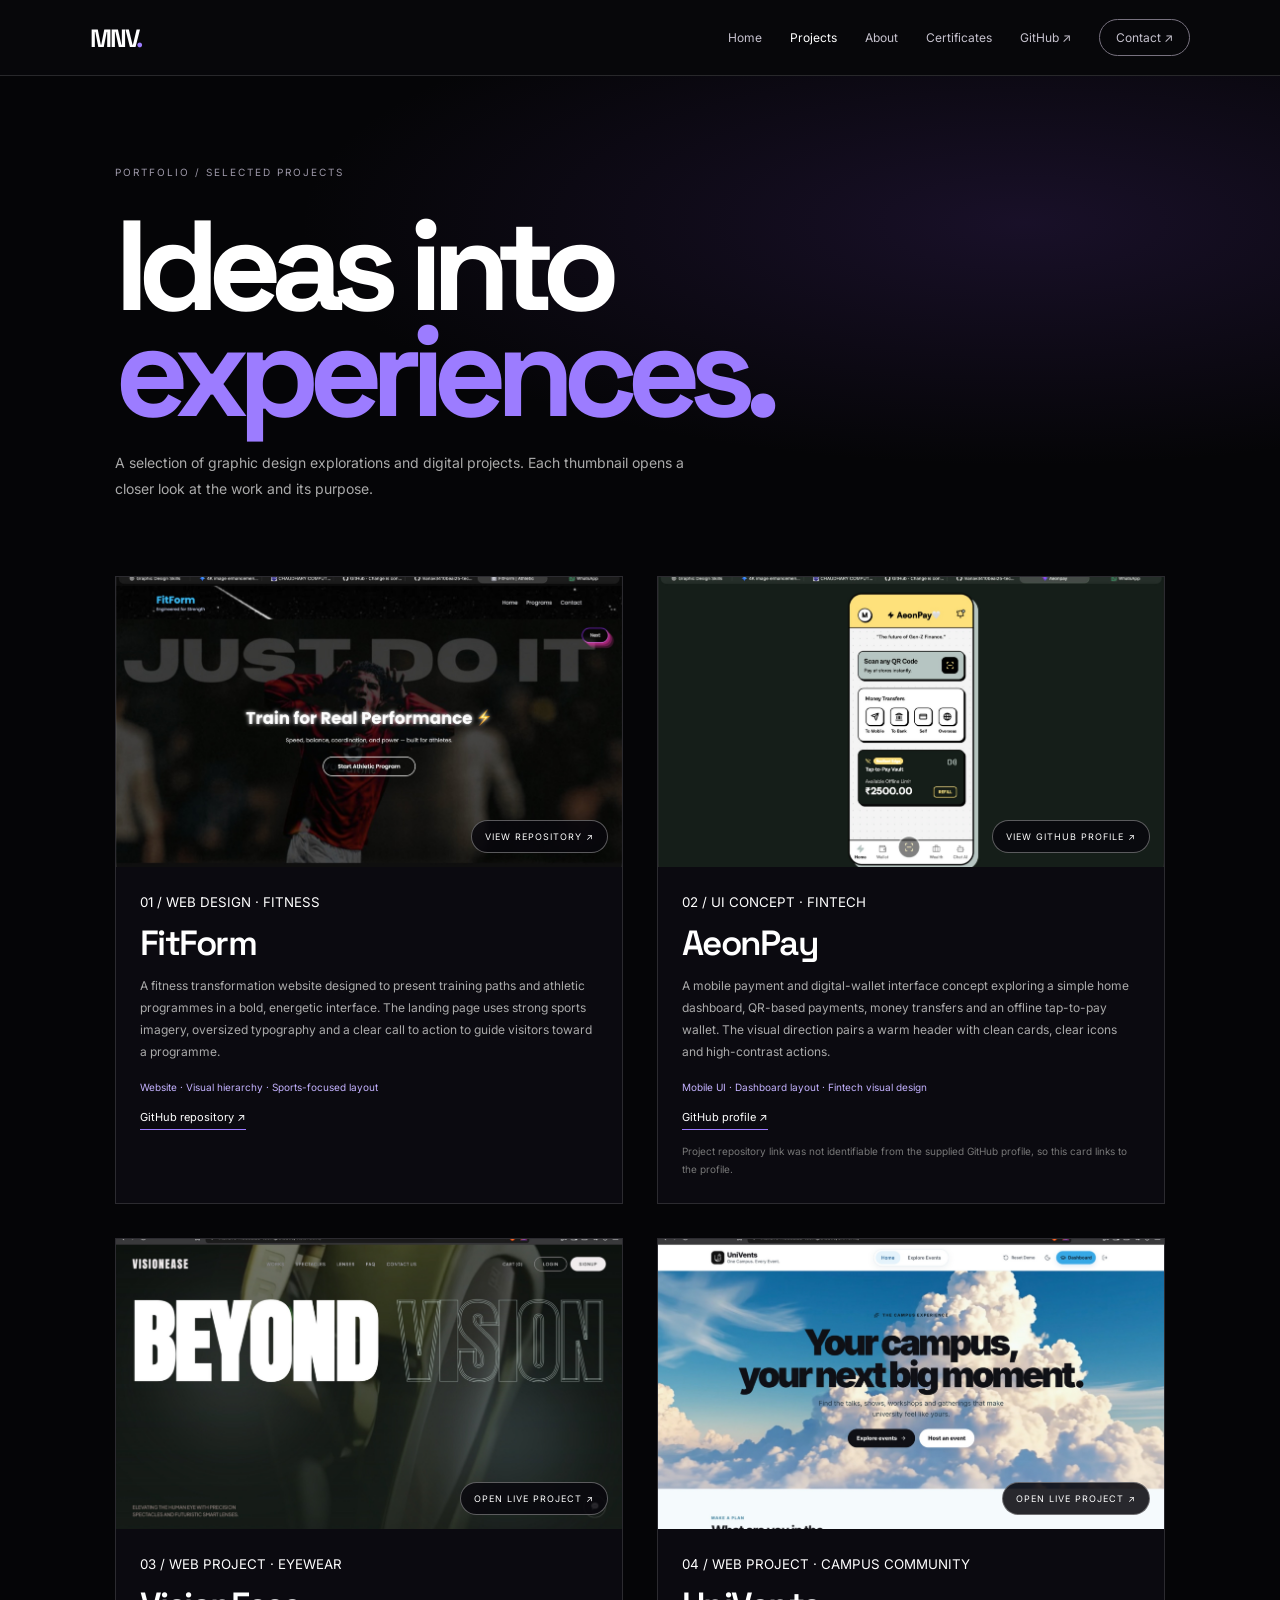
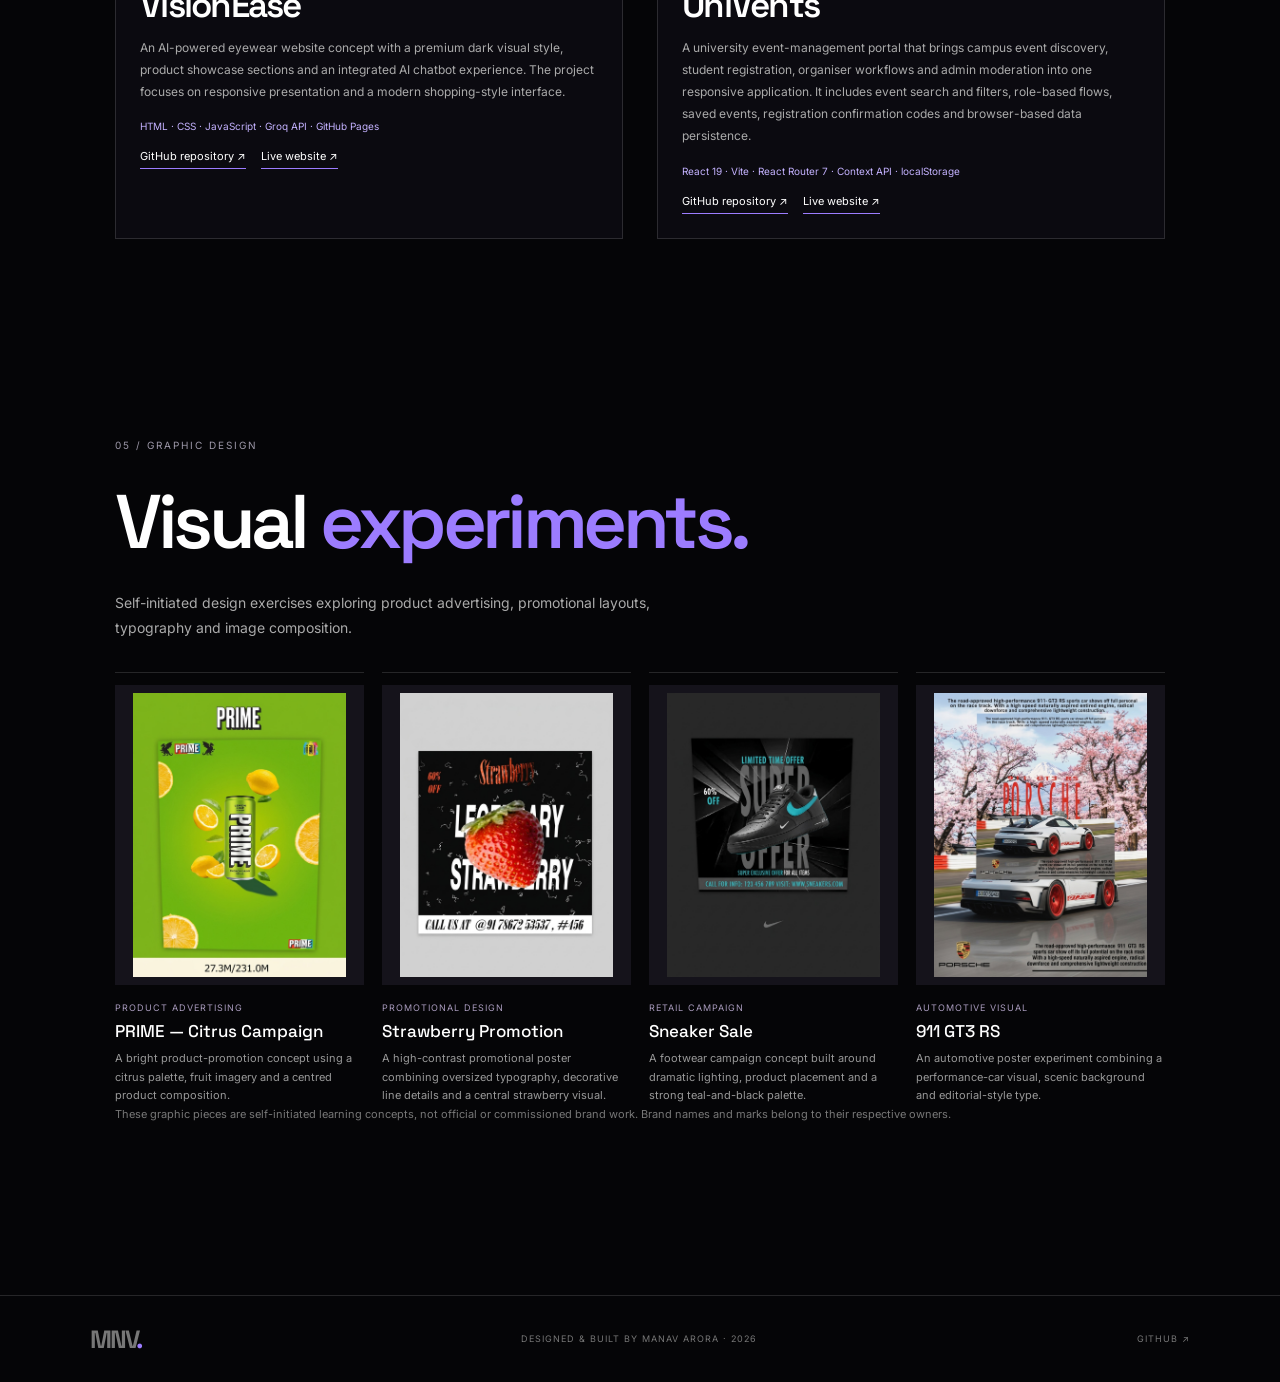
<file: projects.html>
<!doctype html><html lang="en"><head><meta charset="UTF-8"><meta name="viewport" content="width=device-width,initial-scale=1"><title>Projects | Manav Arora</title><link rel="preconnect" href="https://fonts.googleapis.com"><link rel="preconnect" href="https://fonts.gstatic.com" crossorigin><link href="https://fonts.googleapis.com/css2?family=Inter:wght@300;400;500;600;700;800&family=Space+Grotesk:wght@400;500;600;700&display=swap" rel="stylesheet"><link rel="stylesheet" href="style.css"></head><body>
<header class="nav"><a class="logo" href="index.html">MNV<span>.</span></a><nav><a href="index.html">Home</a><a class="active" href="projects.html">Projects</a><a href="index.html#about">About</a><a href="index.html#certificates">Certificates</a><a href="https://github.com/manav3410beai25-tech" target="_blank" rel="noopener">GitHub ↗</a><a class="pill" href="index.html#contact">Contact ↗</a></nav></header>
<main><section class="projects-intro section"><p class="kicker">PORTFOLIO / SELECTED PROJECTS</p><h1>Ideas into<br><em>experiences.</em></h1><p class="muted">A selection of graphic design explorations and digital projects. Each thumbnail opens a closer look at the work and its purpose.</p></section>
<section class="section project-gallery">
<article class="project-card" id="fitform"><a class="project-thumb" href="https://github.com/manav3410beai25-tech/FitForm" target="_blank" rel="noopener"><img src="images/fitform.jpg" alt="FitForm athletic transformation website"><span>VIEW REPOSITORY ↗</span></a><div class="project-meta"><small>01 / WEB DESIGN · FITNESS</small><h2>FitForm</h2><p>A fitness transformation website designed to present training paths and athletic programmes in a bold, energetic interface. The landing page uses strong sports imagery, oversized typography and a clear call to action to guide visitors toward a programme.</p><label>Website · Visual hierarchy · Sports-focused layout</label><a class="text-link" href="https://github.com/manav3410beai25-tech/FitForm" target="_blank" rel="noopener">GitHub repository ↗</a></div></article>
<article class="project-card" id="aeonpay"><a class="project-thumb" href="https://github.com/manav3410beai25-tech" target="_blank" rel="noopener"><img src="images/aeonpay.jpg" alt="AeonPay mobile wallet interface concept"><span>VIEW GITHUB PROFILE ↗</span></a><div class="project-meta"><small>02 / UI CONCEPT · FINTECH</small><h2>AeonPay</h2><p>A mobile payment and digital-wallet interface concept exploring a simple home dashboard, QR-based payments, money transfers and an offline tap-to-pay wallet. The visual direction pairs a warm header with clean cards, clear icons and high-contrast actions.</p><label>Mobile UI · Dashboard layout · Fintech visual design</label><a class="text-link" href="https://github.com/manav3410beai25-tech" target="_blank" rel="noopener">GitHub profile ↗</a><p class="project-footnote">Project repository link was not identifiable from the supplied GitHub profile, so this card links to the profile.</p></div></article>
<article class="project-card" id="visionease"><a class="project-thumb" href="https://vision-ease.vercel.app" target="_blank" rel="noopener"><img src="images/visionease.jpg" alt="VisionEase eyewear storefront"><span>OPEN LIVE PROJECT ↗</span></a><div class="project-meta"><small>03 / WEB PROJECT · EYEWEAR</small><h2>VisionEase</h2><p>An AI-powered eyewear website concept with a premium dark visual style, product showcase sections and an integrated AI chatbot experience. The project focuses on responsive presentation and a modern shopping-style interface.</p><label>HTML · CSS · JavaScript · Groq API · GitHub Pages</label><a class="text-link" href="https://github.com/manav3410beai25-tech/VisionEase" target="_blank" rel="noopener">GitHub repository ↗</a><a class="text-link" href="https://vision-ease.vercel.app" target="_blank" rel="noopener">Live website ↗</a></div></article>
<article class="project-card" id="univents"><a class="project-thumb" href="https://manav3410beai25-tech.github.io/UniVents/" target="_blank" rel="noopener"><img src="images/univents.jpg" alt="UniVents campus event platform"><span>OPEN LIVE PROJECT ↗</span></a><div class="project-meta"><small>04 / WEB PROJECT · CAMPUS COMMUNITY</small><h2>UniVents</h2><p>A university event-management portal that brings campus event discovery, student registration, organiser workflows and admin moderation into one responsive application. It includes event search and filters, role-based flows, saved events, registration confirmation codes and browser-based data persistence.</p><label>React 19 · Vite · React Router 7 · Context API · localStorage</label><a class="text-link" href="https://github.com/manav3410beai25-tech/UniVents" target="_blank" rel="noopener">GitHub repository ↗</a><a class="text-link" href="https://manav3410beai25-tech.github.io/UniVents/" target="_blank" rel="noopener">Live website ↗</a></div></article>
</section>
<section class="section"><p class="kicker">05 / GRAPHIC DESIGN</p><h2 class="design-heading">Visual <em>experiments.</em></h2><p class="muted">Self-initiated design exercises exploring product advertising, promotional layouts, typography and image composition.</p><div class="design-grid">
<article id="citrus"><img src="images/prime-citrus.jpg" alt="PRIME citrus product poster"><small>PRODUCT ADVERTISING</small><h3>PRIME — Citrus Campaign</h3><p>A bright product-promotion concept using a citrus palette, fruit imagery and a centred product composition.</p></article>
<article id="strawberry"><img src="images/strawberry-promo.jpg" alt="Strawberry promotional poster"><small>PROMOTIONAL DESIGN</small><h3>Strawberry Promotion</h3><p>A high-contrast promotional poster combining oversized typography, decorative line details and a central strawberry visual.</p></article>
<article id="sneaker"><img src="images/sneaker-sale.jpg" alt="Sneaker sale poster"><small>RETAIL CAMPAIGN</small><h3>Sneaker Sale</h3><p>A footwear campaign concept built around dramatic lighting, product placement and a strong teal-and-black palette.</p></article>
<article id="porsche"><img src="images/porsche-911.jpg" alt="Porsche 911 GT3 RS poster"><small>AUTOMOTIVE VISUAL</small><h3>911 GT3 RS</h3><p>An automotive poster experiment combining a performance-car visual, scenic background and editorial-style type.</p></article>
</div><p class="disclaimer">These graphic pieces are self-initiated learning concepts, not official or commissioned brand work. Brand names and marks belong to their respective owners.</p></section></main>
<footer><a class="logo" href="index.html">MNV<span>.</span></a><span>DESIGNED &amp; BUILT BY MANAV ARORA · 2026</span><a href="https://github.com/manav3410beai25-tech" target="_blank" rel="noopener">GITHUB ↗</a></footer></body></html>
</file>
<file: style.css>
:root{--bg:#050507;--fg:#fff;--muted:#aaa6b3;--purple:#9c7cff;--line:#ffffff22;--head:'Space Grotesk',sans-serif;--body:'Inter',sans-serif}*{box-sizing:border-box;margin:0;padding:0}html{scroll-behavior:smooth}body{background:var(--bg);color:var(--fg);font-family:var(--body);overflow-x:hidden}a{color:inherit;text-decoration:none}.nav{height:76px;padding:0 7vw;display:flex;align-items:center;justify-content:space-between;border-bottom:1px solid var(--line);position:relative;z-index:8;background:#08080bee;backdrop-filter:blur(15px)}.logo{font:700 25px var(--head);letter-spacing:-2px}.logo span{color:var(--purple)}nav{display:flex;gap:28px;align-items:center;font-size:12px;color:#c6c2ce}nav a:hover,nav .active{color:#fff}.pill{border:1px solid #77717f;padding:10px 16px;border-radius:30px}.hero{min-height:calc(100vh - 76px);position:relative;isolation:isolate;overflow:hidden;display:flex;align-items:center;padding:65px 8vw}.image-gradient{position:absolute;inset:0;width:100%;height:100%;object-fit:cover;opacity:.4;z-index:-2;pointer-events:none}.layer-blur{position:absolute;right:-10%;top:8%;width:42rem;height:42rem;border-radius:50%;background:radial-gradient(circle,#8b5cf644,transparent 70%);filter:blur(100px);z-index:-1}.hero:after{content:'';position:absolute;inset:0;background:linear-gradient(90deg,#050507 0%,#050507e8 35%,#05050720 78%);z-index:-1}.hero-copy{position:relative;z-index:3;width:52%;max-width:650px}.eyebrow,.kicker{font-size:10px;letter-spacing:2px;color:#aaa}.intro{margin-top:62px;color:#aaa;font-size:11px;letter-spacing:4px}.hero h1,.projects-intro h1{font:700 clamp(76px,10vw,145px)/.83 var(--head);letter-spacing:-.09em;margin:22px 0 28px}.hero h1 em,.projects-intro em,.contact em{font-style:normal;color:var(--purple)}.desc{font-size:16px;line-height:1.8;color:#c1bec9;max-width:410px}.actions{display:flex;align-items:center;gap:25px;margin-top:35px;font-size:12px;color:#c5c1ce}.primary{background:#fff;color:#09080d;border-radius:30px;padding:14px 19px;font-weight:700}.footnote{margin-top:78px;color:#77717f;font-size:9px;letter-spacing:2px}.robot-3d{position:absolute;top:2vh;right:-1vw;width:58vw;height:96vh;max-width:920px;z-index:2;background:transparent}.robot-caption{position:absolute;right:7vw;bottom:30px;z-index:3;color:#aaa;font-size:9px;letter-spacing:2px}.section{padding:100px 9vw}.kicker{color:#9d98a8}.heading-row{display:flex;align-items:end;justify-content:space-between;margin:25px 0 40px}.heading-row h2,.section>h2{font:600 clamp(42px,6vw,76px) var(--head);letter-spacing:-.06em}.heading-row h2 em,.section>h2 em{font-style:normal;color:var(--purple)}.heading-row>a{font-size:10px;color:#c4b2ff;letter-spacing:1px}.cards{display:grid;grid-template-columns:repeat(3,1fr);gap:22px}.card img{width:100%;aspect-ratio:4/5;object-fit:contain;background:#141319;border:1px solid var(--line);padding:9px;transition:.3s}.card:hover img{transform:translateY(-5px)}.card small,.project small{display:block;color:#a99bbd;font-size:9px;letter-spacing:1.5px;margin-top:16px}.card h3{font:500 22px var(--head);margin-top:8px}.about{background:#efedf5;color:#17131e}.about .section{padding-top:95px;padding-bottom:95px}.about .kicker{color:#6d6578}.about-grid{display:grid;grid-template-columns:1.1fr .9fr;gap:8vw;margin-top:28px}.about-grid h2,.contact h2{font:600 clamp(42px,6vw,78px)/1.03 var(--head);letter-spacing:-.07em}.about-grid h2 em{color:#8060c9;font-style:normal}.about-grid p{font-size:14px;line-height:1.9;color:#57515f;margin:8px 0 17px}.muted{color:#aaa;font-size:14px;line-height:1.8;max-width:570px;margin-top:20px}.certs{display:grid;grid-template-columns:repeat(3,1fr);gap:14px;margin-top:32px}.certs div{border:1px solid var(--line);padding:22px;background:#0d0c12;min-height:125px}.certs b{color:var(--purple);font-size:10px}.certs h3{font:500 19px var(--head);margin:18px 0 6px}.certs small{color:#777;font-size:10px}.contact{background:linear-gradient(125deg,#171023,#09080e 70%);border-top:1px solid var(--line)}.contact .section{padding-top:95px;padding-bottom:95px}.contact h2{font-size:clamp(50px,7vw,92px);margin:28px 0}.contact p{font-size:13px;color:#aaa}.contact a{display:inline-block;margin-top:28px;border-bottom:1px solid var(--purple);padding-bottom:9px;font:500 18px var(--head)}.contact small{display:block;color:#777;font-size:10px;margin-top:12px}footer{padding:27px 7vw;display:flex;justify-content:space-between;align-items:center;border-top:1px solid var(--line);color:#777;font-size:9px;letter-spacing:1px}spline-viewer::part(watermark),spline-viewer [data-testid='watermark']{display:none!important}.projects-intro{padding-top:90px;padding-bottom:65px;background:radial-gradient(ellipse at 80% 30%,#40266b55,transparent 50%)}.projects-intro h1{margin:35px 0 25px}.project-list{padding-top:15px}.project{display:grid;grid-template-columns:1.05fr .95fr;gap:7vw;align-items:center;padding:52px 0;border-top:1px solid var(--line);scroll-margin-top:30px}.project.reverse .project-image{order:2}.project-image{background:#15131b;border:1px solid var(--line);padding:12px}.project-image img{width:100%;height:480px;object-fit:contain}.project-info h2,.project h2{font:600 clamp(34px,4vw,55px) var(--head);letter-spacing:-.05em;margin:17px 0}.project p{color:#aaa;font-size:13px;line-height:1.9;max-width:420px}.project label{display:inline-block;margin-top:23px;color:#c4b2ff;font-size:10px}.disclaimer{padding-top:0;padding-bottom:70px;color:#777;font-size:11px;line-height:1.8}.project small{margin:0}@media(max-width:1024px){.robot-3d{right:-8vw;width:65vw;height:80vh}.hero-copy{width:58%}.project-image img{height:390px}}@media(max-width:760px){.nav{height:68px;padding:0 5vw}nav{gap:13px;font-size:10px}nav a:nth-child(3),nav a:nth-child(4){display:none}.hero{min-height:850px;align-items:flex-start;padding:80px 7vw 40px}.hero-copy{width:100%}.intro{margin-top:45px}.hero h1{font-size:clamp(75px,18vw,120px)}.desc{max-width:340px}.robot-3d{top:390px;right:-12vw;width:115vw;height:460px;max-width:none}.hero:after{background:linear-gradient(180deg,#050507 0%,#050507 37%,#05050770 70%,#05050720 100%)}.footnote{margin-top:40px}.section{padding:75px 7vw}.cards{grid-template-columns:1fr 1fr;gap:25px 13px}.card:last-child{display:none}.heading-row{align-items:start;flex-direction:column;gap:18px}.about-grid{grid-template-columns:1fr;gap:18px}.certs{grid-template-columns:1fr}.project{grid-template-columns:1fr;gap:25px;padding:38px 0}.project.reverse .project-image{order:0}.project-image img{height:350px}footer{padding:23px 5vw;font-size:8px}footer>span{display:none}}@media(max-width:420px){nav{gap:10px}.pill{padding:8px 10px}.hero{min-height:820px}.robot-3d{top:410px;height:420px}.cards{grid-template-columns:1fr}.card:last-child{display:block}.project-image img{height:300px}}
.contact-secondary a,.contact-phone a{display:inline-block;margin-top:14px;border-bottom:1px solid #ffffff55;padding-bottom:5px;font:400 13px var(--body);color:#c8c2d3}
.contact-phone a{color:#aaa}

/* Expanded project portfolio */
.project-gallery{padding-top:10px;display:grid;grid-template-columns:1fr 1fr;gap:34px}
.project-card{border:1px solid var(--line);background:#0b0a10;overflow:hidden;scroll-margin-top:35px}
.project-thumb{display:block;position:relative;background:#14131a;overflow:hidden}
.project-thumb img{display:block;width:100%;height:290px;object-fit:cover;transition:transform .45s}
.project-thumb:hover img{transform:scale(1.035)}
.project-thumb span{position:absolute;right:14px;bottom:14px;padding:10px 13px;background:#09080ddd;border:1px solid #ffffff55;border-radius:24px;font-size:9px;letter-spacing:1px}
.project-meta{padding:24px}
.project-meta h2{font:600 35px var(--head);letter-spacing:-.05em;margin:10px 0}
.project-meta p{font-size:12px;line-height:1.85;color:#aaa}
.project-meta label{display:block;color:#c4b2ff;font-size:10px;margin-top:17px}
.text-link{display:inline-block;margin:17px 15px 0 0;color:#fff;font-size:11px;border-bottom:1px solid var(--purple);padding-bottom:5px}
.project-footnote{font-size:10px!important;color:#777!important;margin-top:12px}
.design-heading{font:600 clamp(42px,6vw,76px) var(--head);letter-spacing:-.06em;margin-top:22px}
.design-heading em{font-style:normal;color:var(--purple)}
.design-grid{display:grid;grid-template-columns:repeat(4,1fr);gap:18px;margin-top:32px}
.design-grid article{border-top:1px solid var(--line);padding-top:12px}
.design-grid img{width:100%;height:300px;object-fit:contain;background:#15131b;padding:8px}
.design-grid small{display:block;color:#a99bbd;font-size:9px;letter-spacing:1px;margin-top:13px}
.design-grid h3{font:500 17px var(--head);margin:7px 0}
.design-grid p{font-size:11px;line-height:1.7;color:#999}
.certificate-layout{display:grid;grid-template-columns:1fr .7fr;gap:35px;align-items:start;margin-top:28px}
.certificate-note{color:#aaa;font-size:12px;line-height:1.8;margin-top:22px}
.certificate-image{display:block;border:1px solid var(--line);padding:10px;background:#15131b}
.certificate-image img{width:100%;height:auto;display:block}
.certificate-image span{display:block;text-align:center;color:#c4b2ff;font-size:9px;letter-spacing:1px;padding:12px 0 3px}
@media(max-width:760px){.project-gallery{grid-template-columns:1fr}.project-thumb img{height:250px}.design-grid{grid-template-columns:1fr 1fr}.design-grid img{height:230px}.certificate-layout{grid-template-columns:1fr}.certificate-image{max-width:420px}.nav nav a:nth-child(3),.nav nav a:nth-child(4){display:none}}
</file>
